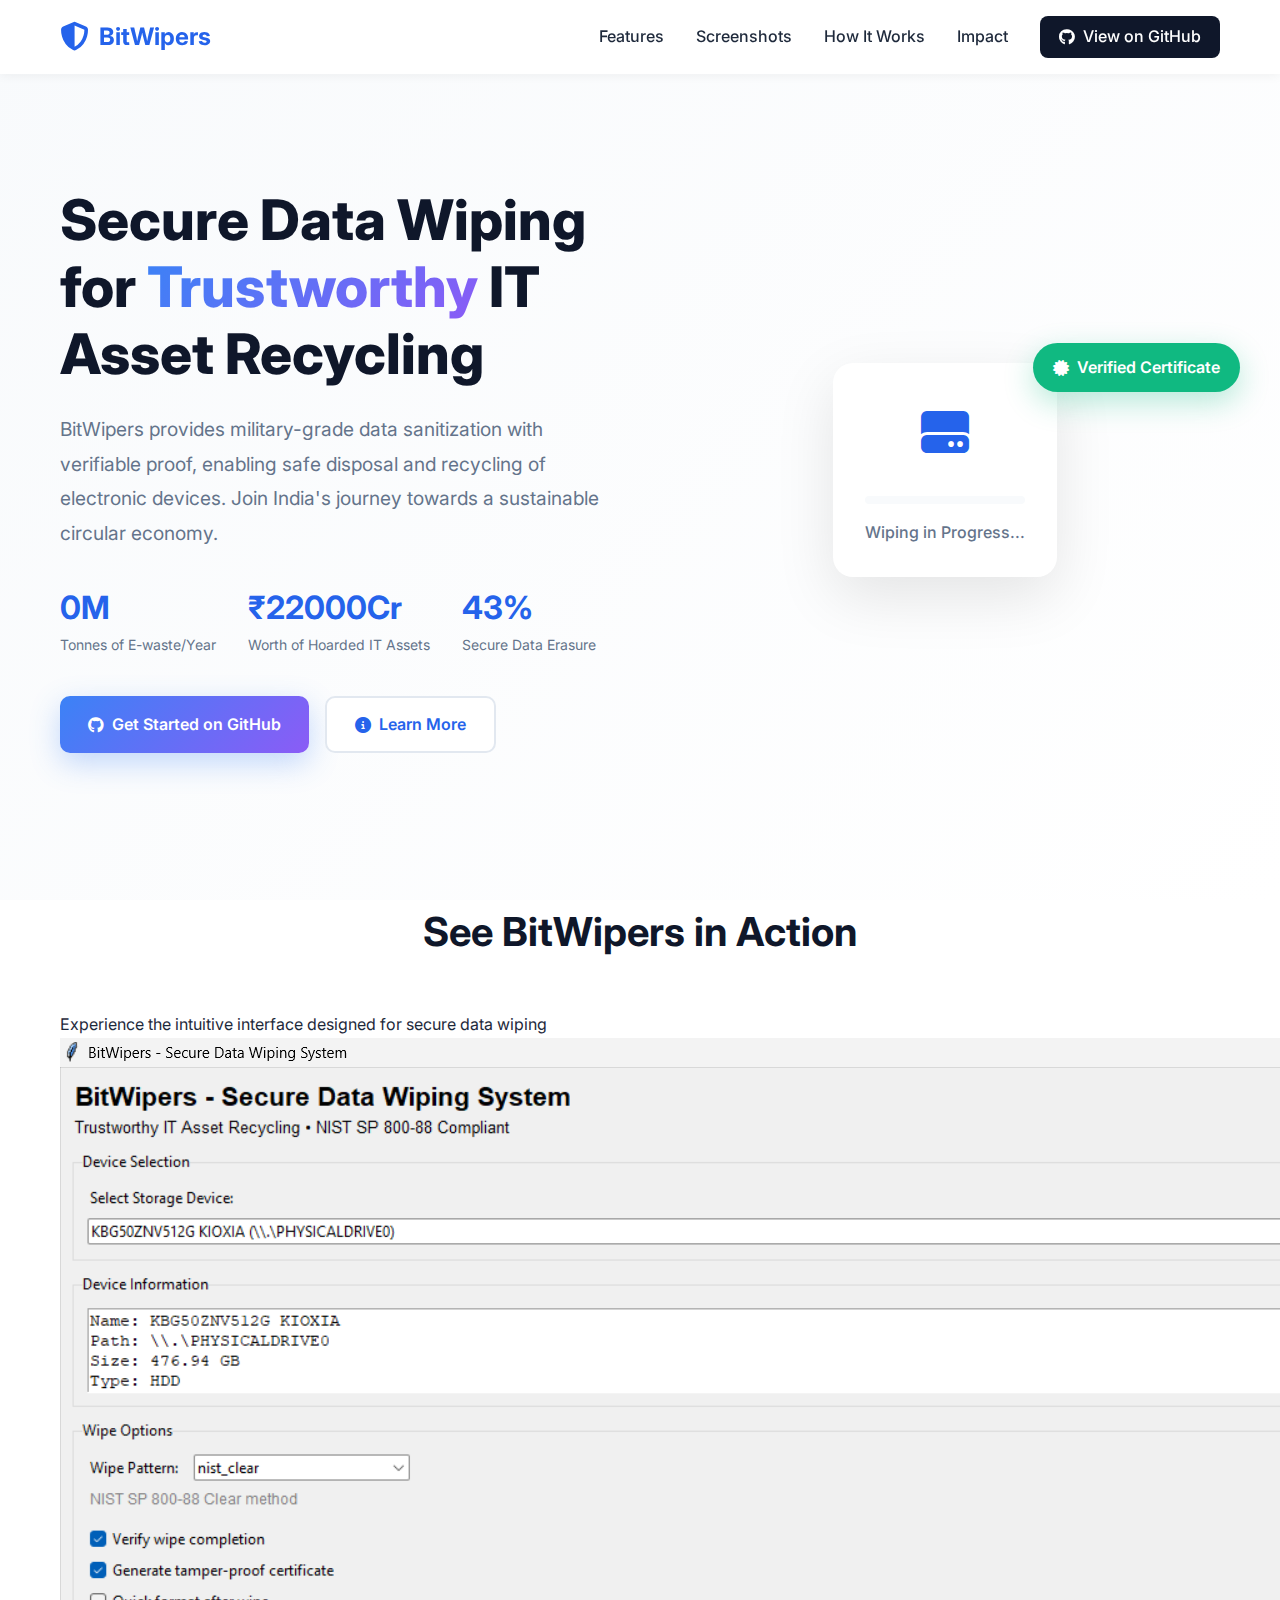
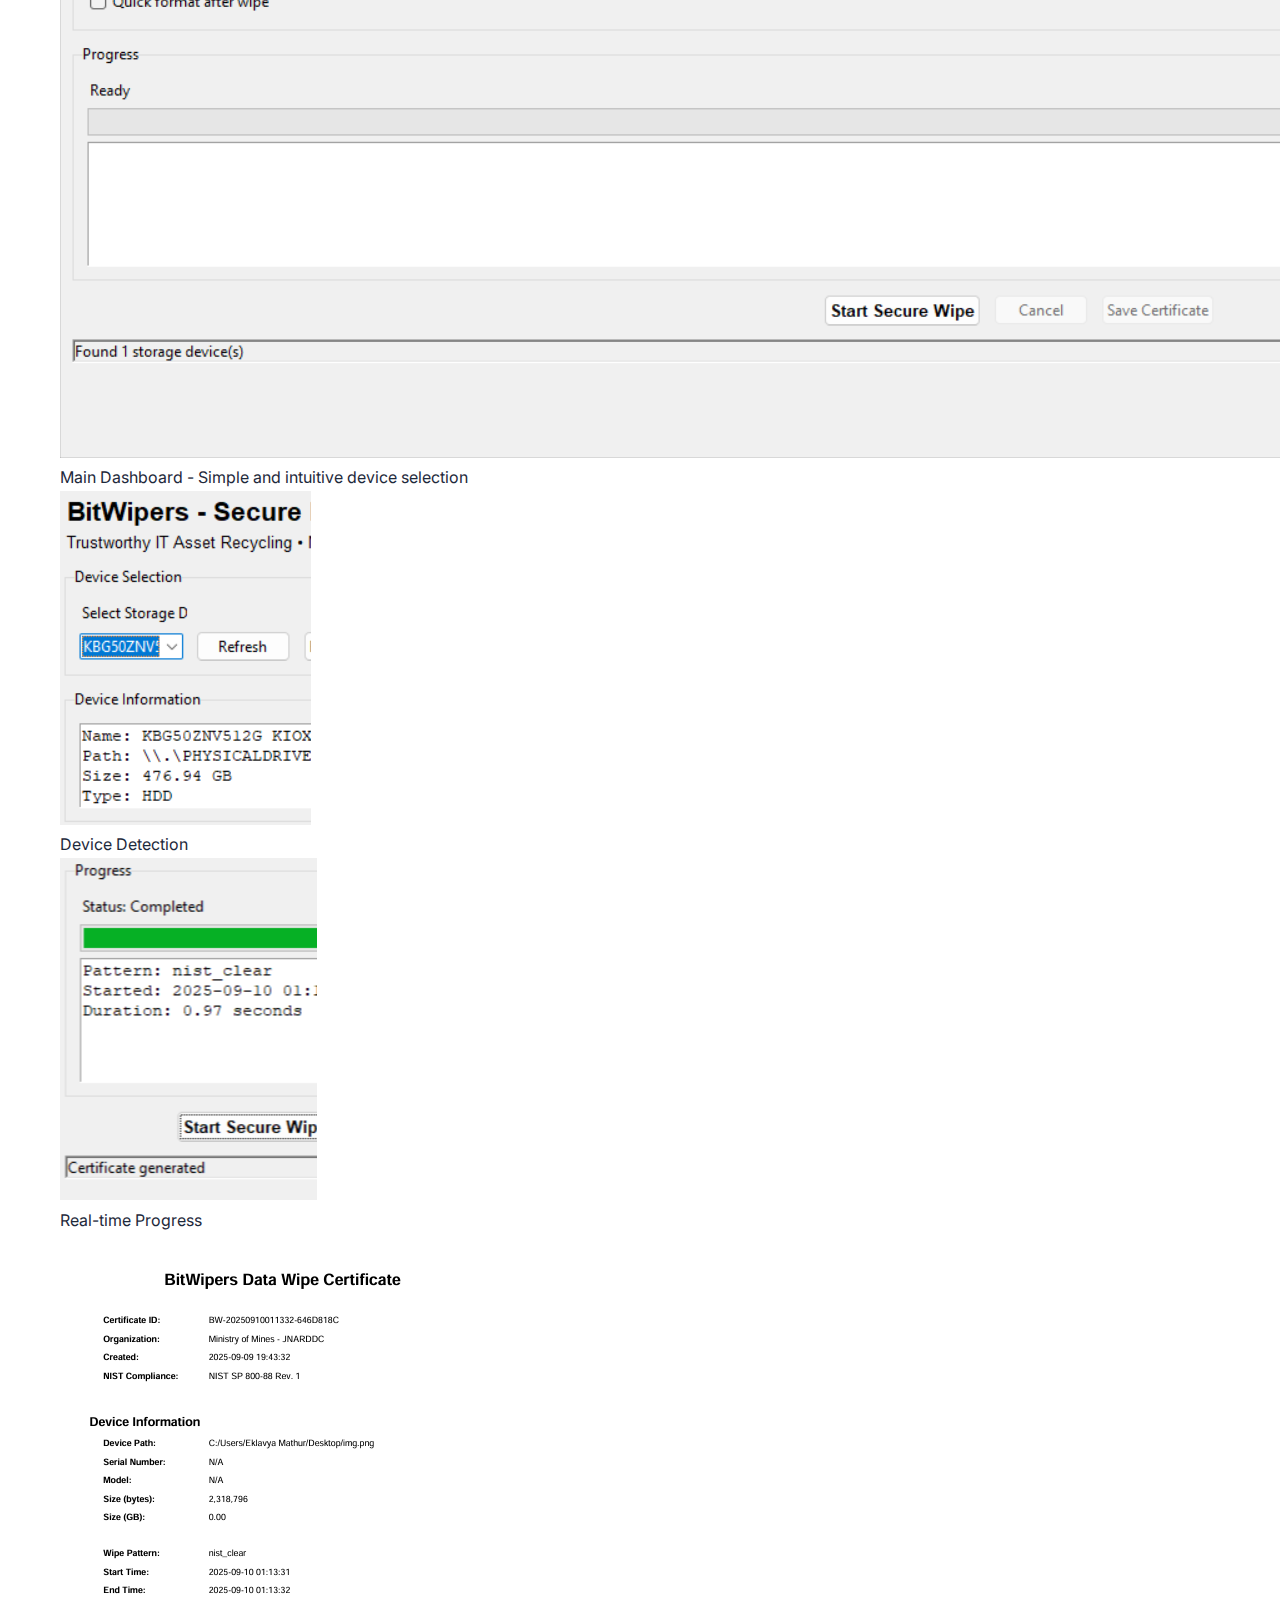
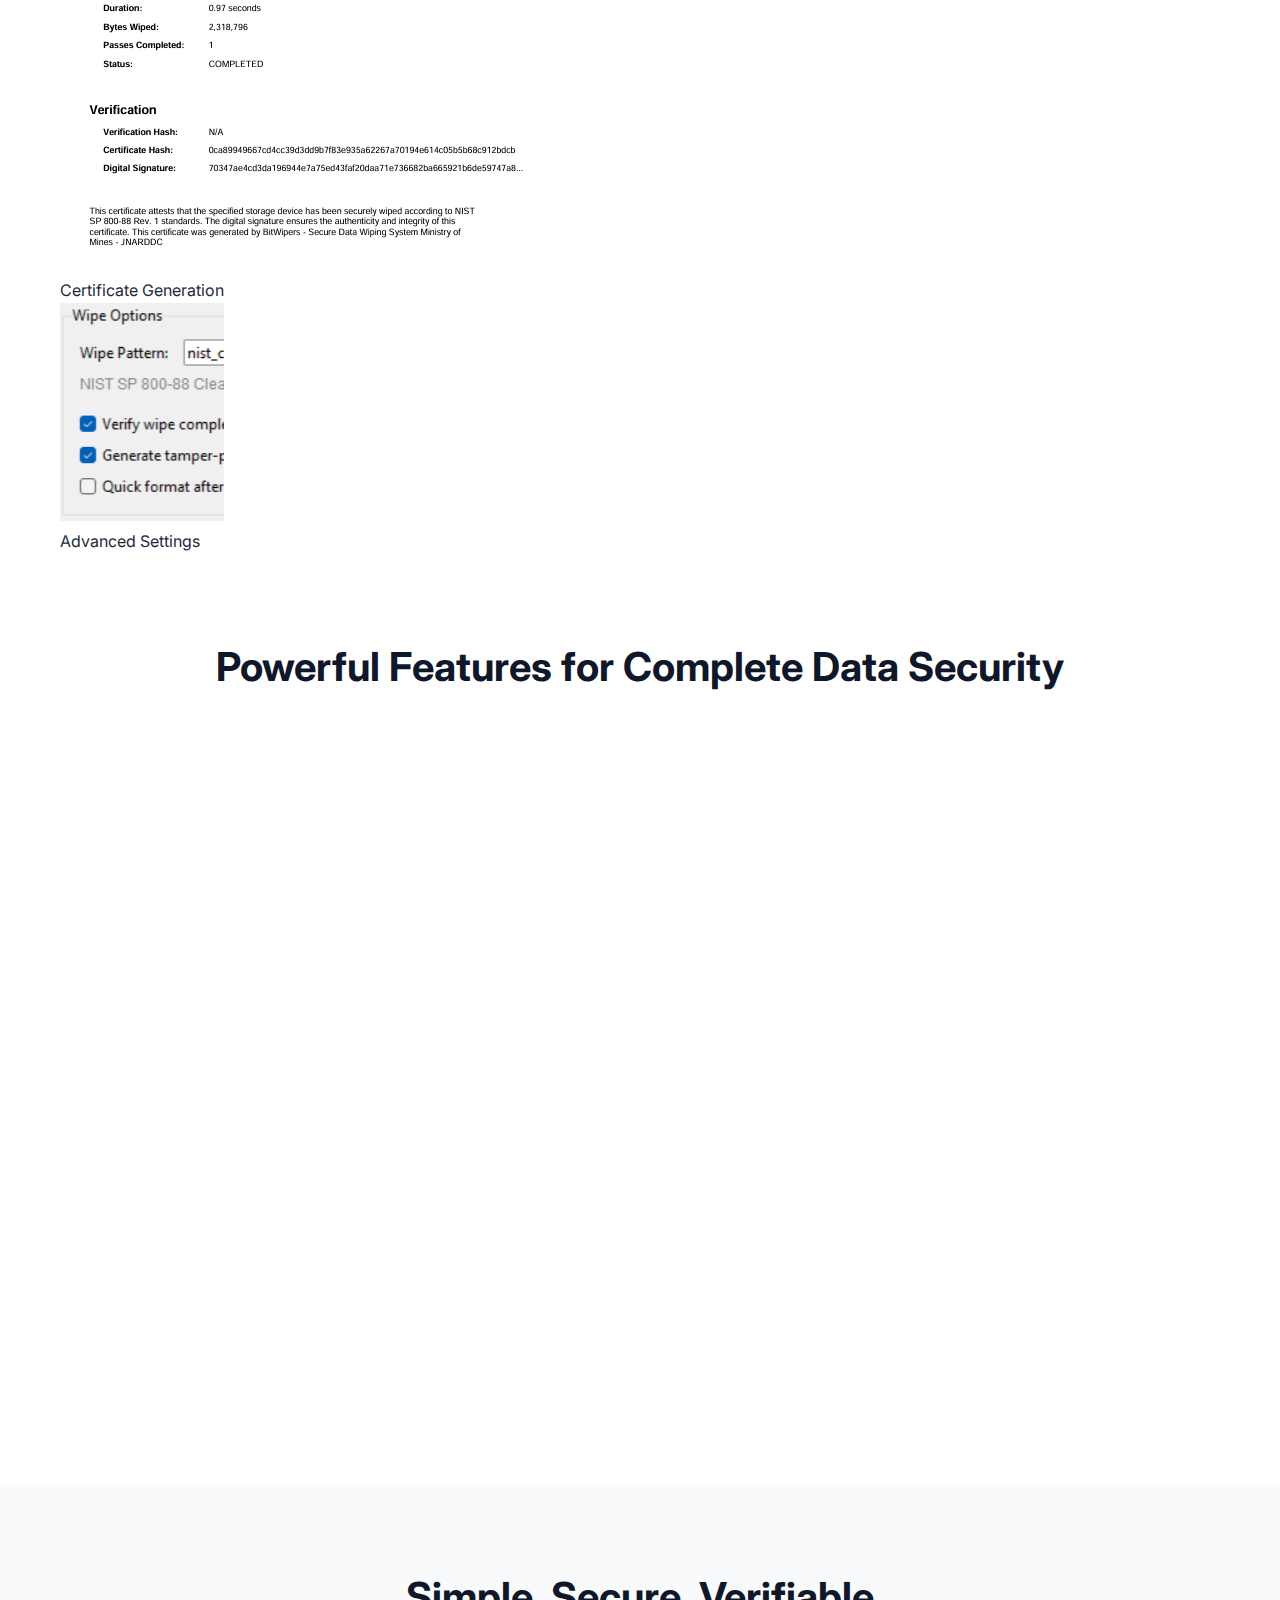
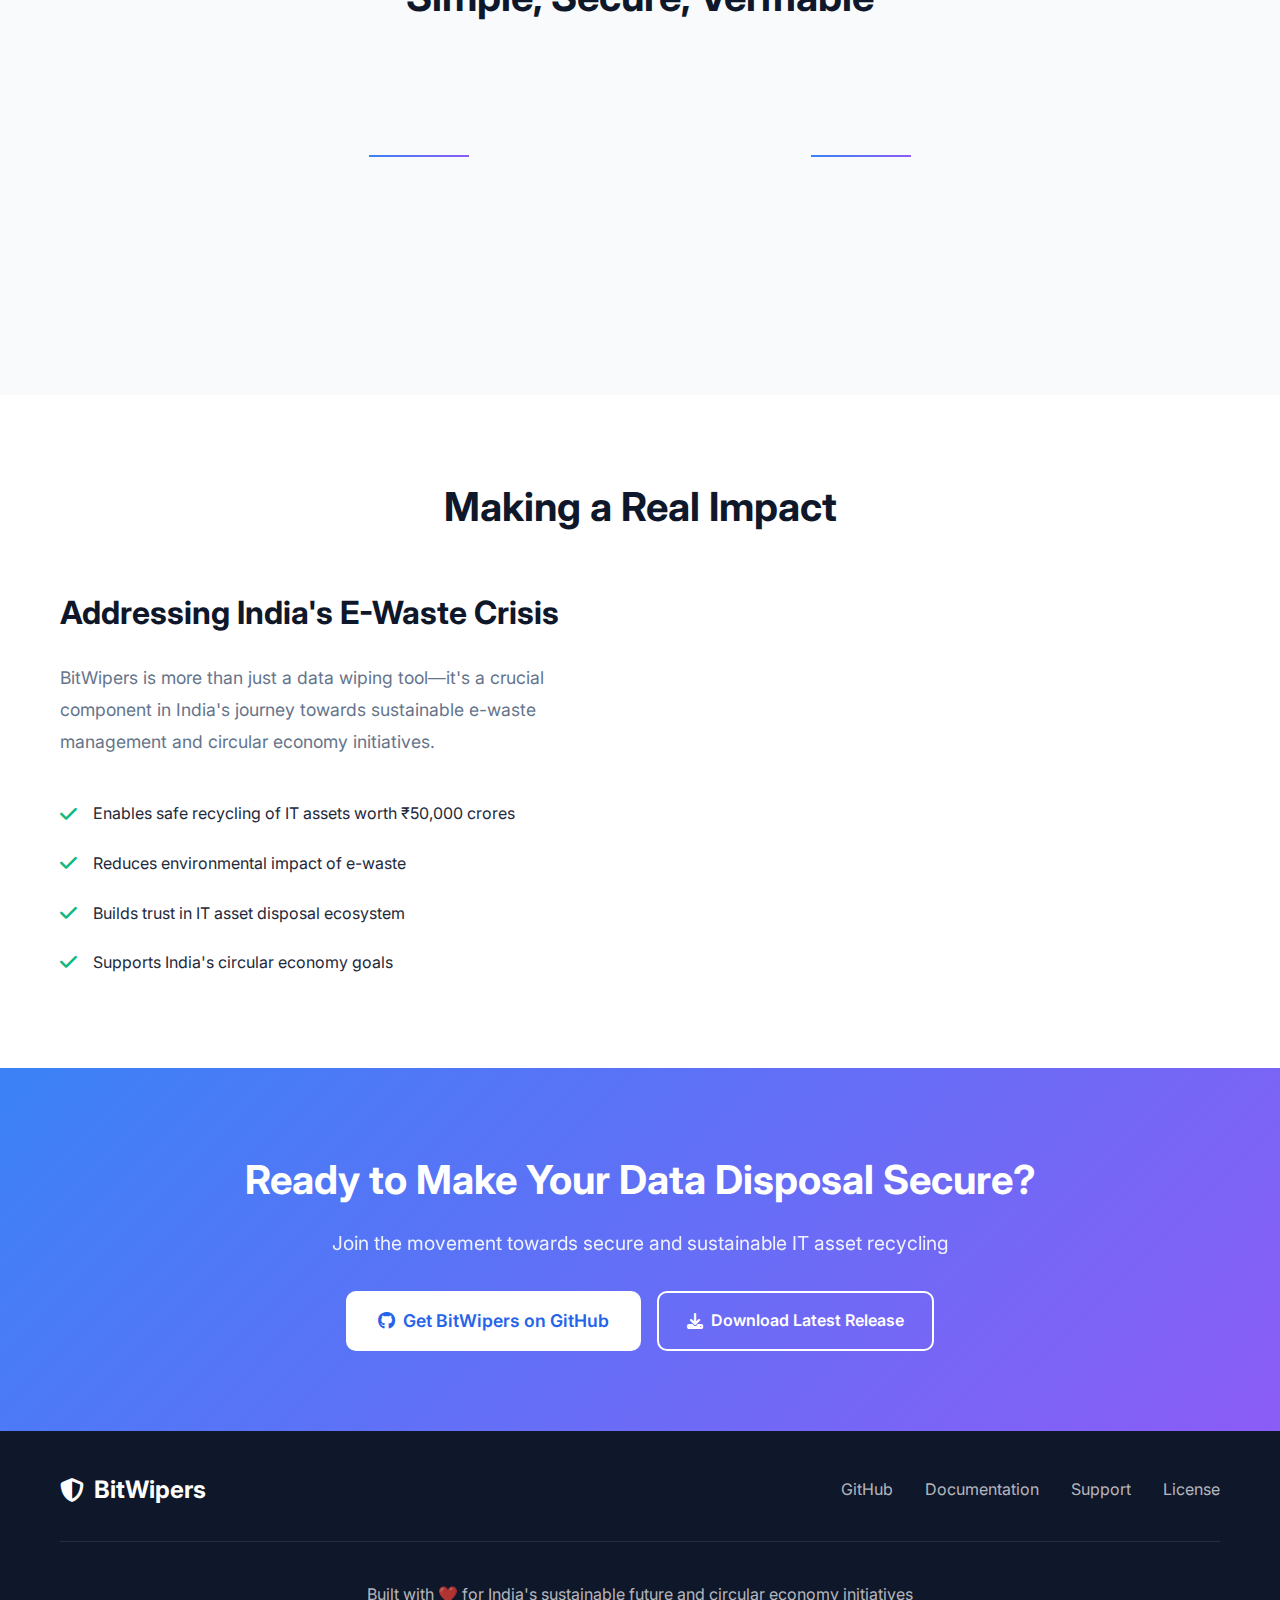
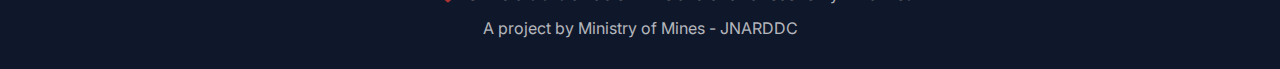
<file: website/index.html>
<!DOCTYPE html>
<html lang="en">
<head>
    <meta charset="UTF-8">
    <meta name="viewport" content="width=device-width, initial-scale=1.0">
    <title>BitWipers - Secure Data Wiping for IT Asset Recycling</title>
    <link rel="stylesheet" href="styles.css">
    <link rel="preconnect" href="https://fonts.googleapis.com">
    <link rel="preconnect" href="https://fonts.gstatic.com" crossorigin>
    <link href="https://fonts.googleapis.com/css2?family=Inter:wght@300;400;500;600;700;800&display=swap" rel="stylesheet">
    <link rel="stylesheet" href="https://cdnjs.cloudflare.com/ajax/libs/font-awesome/6.4.0/css/all.min.css">
</head>
<body>
    <!-- Navigation -->
    <nav class="navbar">
        <div class="container">
            <div class="nav-brand">
                <i class="fas fa-shield-alt"></i>
                <span>BitWipers</span>
            </div>
            <div class="nav-links">
                <a href="#features">Features</a>
                <a href="#screenshots">Screenshots</a>
                <a href="#how-it-works">How It Works</a>
                <a href="#impact">Impact</a>
                <a href="https://github.com/eklavyamathur9/BitWipers" target="_blank" class="github-btn">
                    <i class="fab fa-github"></i> View on GitHub
                </a>
            </div>
        </div>
    </nav>

    <!-- Hero Section -->
    <section class="hero">
        <div class="container">
            <div class="hero-content">
                <h1 class="hero-title">
                    Secure Data Wiping for <span class="gradient-text">Trustworthy</span> IT Asset Recycling
                </h1>
                <p class="hero-description">
                    BitWipers provides military-grade data sanitization with verifiable proof, 
                    enabling safe disposal and recycling of electronic devices. Join India's journey 
                    towards a sustainable circular economy.
                </p>
                <div class="hero-stats">
                    <div class="stat">
                        <span class="stat-number">1.75M</span>
                        <span class="stat-label">Tonnes of E-waste/Year</span>
                    </div>
                    <div class="stat">
                        <span class="stat-number">₹50,000Cr</span>
                        <span class="stat-label">Worth of Hoarded IT Assets</span>
                    </div>
                    <div class="stat">
                        <span class="stat-number">100%</span>
                        <span class="stat-label">Secure Data Erasure</span>
                    </div>
                </div>
                <div class="hero-actions">
                    <a href="https://github.com/eklavyamathur9/BitWipers" target="_blank" class="btn btn-primary">
                        <i class="fab fa-github"></i> Get Started on GitHub
                    </a>
                    <a href="#features" class="btn btn-secondary">
                        <i class="fas fa-info-circle"></i> Learn More
                    </a>
                </div>
            </div>
            <div class="hero-visual">
                <div class="floating-card">
                    <div class="card-icon">
                        <i class="fas fa-hard-drive"></i>
                    </div>
                    <div class="progress-bar">
                        <div class="progress-fill"></div>
                    </div>
                    <span class="card-text">Wiping in Progress...</span>
                </div>
                <div class="floating-certificate">
                    <i class="fas fa-certificate"></i>
                    <span>Verified Certificate</span>
                </div>
            </div>
        </div>
    </section>

    <!-- Screenshot Section -->
    <section id="screenshots" class="screenshots">
        <div class="container">
            <h2 class="section-title">See BitWipers in Action</h2>
            <p class="section-subtitle">Experience the intuitive interface designed for secure data wiping</p>
            <div class="screenshots-gallery">
                <div class="screenshot-main">
                    <img src="images/main-interface.png" alt="BitWipers Main Interface" class="screenshot-img">
                    <div class="screenshot-caption">Main Dashboard - Simple and intuitive device selection</div>
                </div>
                <div class="screenshot-grid">
                    <div class="screenshot-item">
                        <img src="images/device-selection.png" alt="Device Selection" class="screenshot-img">
                        <div class="screenshot-caption">Device Detection</div>
                    </div>
                    <div class="screenshot-item">
                        <img src="images/wiping-progress.png" alt="Wiping Progress" class="screenshot-img">
                        <div class="screenshot-caption">Real-time Progress</div>
                    </div>
                    <div class="screenshot-item">
                        <img src="images/certificate-preview.png" alt="Certificate Preview" class="screenshot-img">
                        <div class="screenshot-caption">Certificate Generation</div>
                    </div>
                    <div class="screenshot-item">
                        <img src="images/settings.png" alt="Settings Panel" class="screenshot-img">
                        <div class="screenshot-caption">Advanced Settings</div>
                    </div>
                </div>
            </div>
        </div>
    </section>

    <!-- Features Section -->
    <section id="features" class="features">
        <div class="container">
            <h2 class="section-title">Powerful Features for Complete Data Security</h2>
            <div class="features-grid">
                <div class="feature-card">
                    <div class="feature-icon">
                        <i class="fas fa-lock"></i>
                    </div>
                    <h3>Military-Grade Erasure</h3>
                    <p>Complete data elimination including hidden storage areas (HPA/DCO) and SSD sectors using NIST SP 800-88 standards.</p>
                </div>
                <div class="feature-card">
                    <div class="feature-icon">
                        <i class="fas fa-certificate"></i>
                    </div>
                    <h3>Tamper-Proof Certificates</h3>
                    <p>Digitally signed certificates in PDF and JSON formats with cryptographic verification for complete transparency.</p>
                </div>
                <div class="feature-card">
                    <div class="feature-icon">
                        <i class="fas fa-mouse-pointer"></i>
                    </div>
                    <h3>One-Click Operation</h3>
                    <p>User-friendly interface designed for general public use with intuitive controls and real-time progress monitoring.</p>
                </div>
                <div class="feature-card">
                    <div class="feature-icon">
                        <i class="fas fa-desktop"></i>
                    </div>
                    <h3>Multi-Platform Support</h3>
                    <p>Works seamlessly across Windows, Linux, and Android devices with bootable ISO/USB support for offline operation.</p>
                </div>
                <div class="feature-card">
                    <div class="feature-icon">
                        <i class="fas fa-check-double"></i>
                    </div>
                    <h3>Third-Party Verification</h3>
                    <p>Verifiable wipe status with audit trail generation for complete transparency and compliance.</p>
                </div>
                <div class="feature-card">
                    <div class="feature-icon">
                        <i class="fas fa-shield-alt"></i>
                    </div>
                    <h3>Standards Compliant</h3>
                    <p>Follows DoD 5220.22-M and ATA Secure Erase standards for maximum security and regulatory compliance.</p>
                </div>
            </div>
        </div>
    </section>

    <!-- How It Works Section -->
    <section id="how-it-works" class="how-it-works">
        <div class="container">
            <h2 class="section-title">Simple, Secure, Verifiable</h2>
            <div class="steps">
                <div class="step">
                    <div class="step-number">1</div>
                    <h3>Select Device</h3>
                    <p>Choose the storage device you want to securely wipe from the intuitive interface.</p>
                </div>
                <div class="step-connector"></div>
                <div class="step">
                    <div class="step-number">2</div>
                    <h3>Start Wiping</h3>
                    <p>Click the wipe button to begin military-grade data sanitization with real-time progress.</p>
                </div>
                <div class="step-connector"></div>
                <div class="step">
                    <div class="step-number">3</div>
                    <h3>Get Certificate</h3>
                    <p>Receive a tamper-proof digital certificate as verifiable proof of complete data erasure.</p>
                </div>
            </div>
        </div>
    </section>

    <!-- Impact Section -->
    <section id="impact" class="impact">
        <div class="container">
            <h2 class="section-title">Making a Real Impact</h2>
            <div class="impact-content">
                <div class="impact-text">
                    <h3>Addressing India's E-Waste Crisis</h3>
                    <p>
                        BitWipers is more than just a data wiping tool—it's a crucial component in India's 
                        journey towards sustainable e-waste management and circular economy initiatives.
                    </p>
                    <ul class="impact-list">
                        <li><i class="fas fa-check"></i> Enables safe recycling of IT assets worth ₹50,000 crores</li>
                        <li><i class="fas fa-check"></i> Reduces environmental impact of e-waste</li>
                        <li><i class="fas fa-check"></i> Builds trust in IT asset disposal ecosystem</li>
                        <li><i class="fas fa-check"></i> Supports India's circular economy goals</li>
                    </ul>
                </div>
                <div class="impact-visual">
                    <div class="impact-card">
                        <i class="fas fa-recycle"></i>
                        <span>Circular Economy</span>
                    </div>
                    <div class="impact-card">
                        <i class="fas fa-leaf"></i>
                        <span>Environmental Protection</span>
                    </div>
                    <div class="impact-card">
                        <i class="fas fa-users"></i>
                        <span>Community Trust</span>
                    </div>
                </div>
            </div>
        </div>
    </section>

    <!-- CTA Section -->
    <section class="cta">
        <div class="container">
            <h2>Ready to Make Your Data Disposal Secure?</h2>
            <p>Join the movement towards secure and sustainable IT asset recycling</p>
            <div class="cta-buttons">
                <a href="https://github.com/eklavyamathur9/BitWipers" target="_blank" class="btn btn-large">
                    <i class="fab fa-github"></i> Get BitWipers on GitHub
                </a>
                <a href="https://github.com/eklavyamathur9/BitWipers/releases" target="_blank" class="btn btn-outline">
                    <i class="fas fa-download"></i> Download Latest Release
                </a>
            </div>
        </div>
    </section>

    <!-- Footer -->
    <footer class="footer">
        <div class="container">
            <div class="footer-content">
                <div class="footer-brand">
                    <i class="fas fa-shield-alt"></i>
                    <span>BitWipers</span>
                </div>
                <div class="footer-links">
                    <a href="https://github.com/eklavyamathur9/BitWipers" target="_blank">GitHub</a>
                    <a href="https://github.com/eklavyamathur9/BitWipers/blob/main/README.md" target="_blank">Documentation</a>
                    <a href="https://github.com/eklavyamathur9/BitWipers/issues" target="_blank">Support</a>
                    <a href="https://github.com/eklavyamathur9/BitWipers/blob/main/LICENSE" target="_blank">License</a>
                </div>
            </div>
            <div class="footer-bottom">
                <p>Built with ❤️ for India's sustainable future and circular economy initiatives</p>
                <p>A project by Ministry of Mines - JNARDDC</p>
            </div>
        </div>
    </footer>

    <script src="script.js"></script>
</body>
</html>
</file>
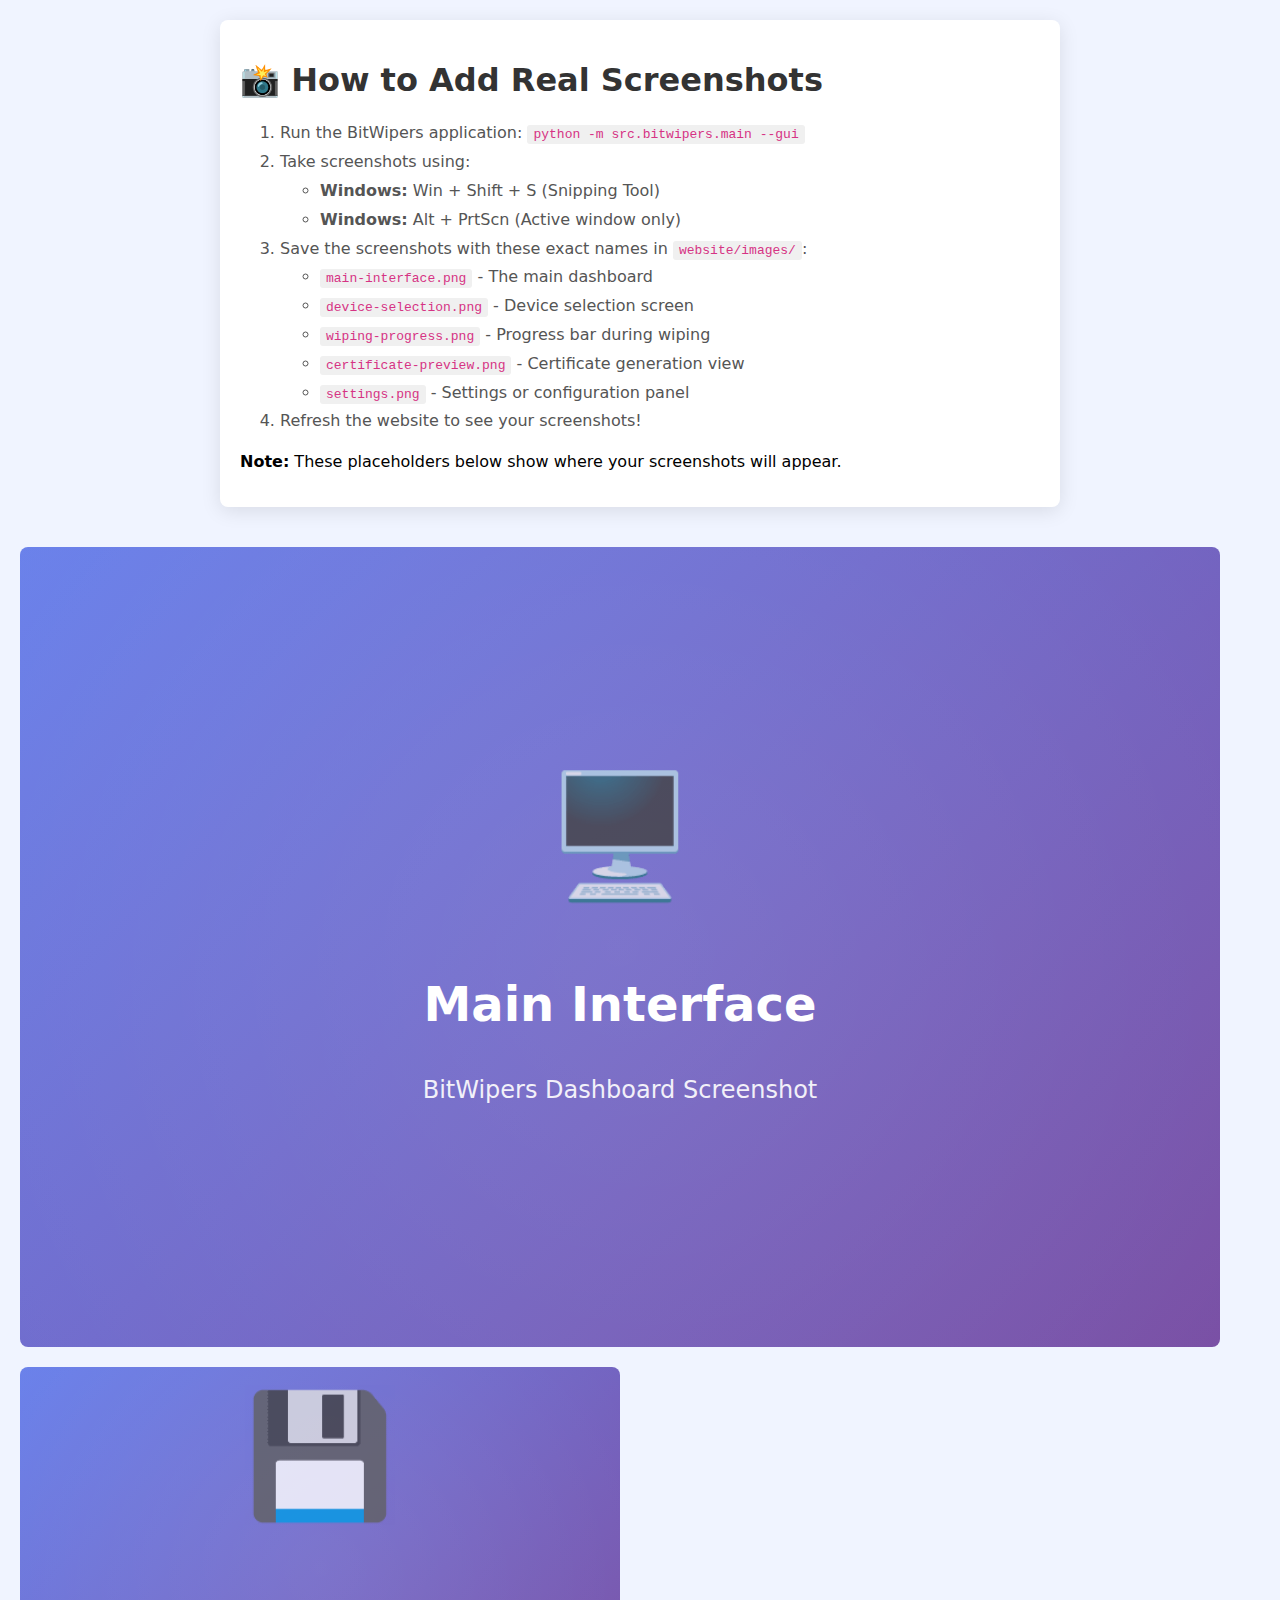
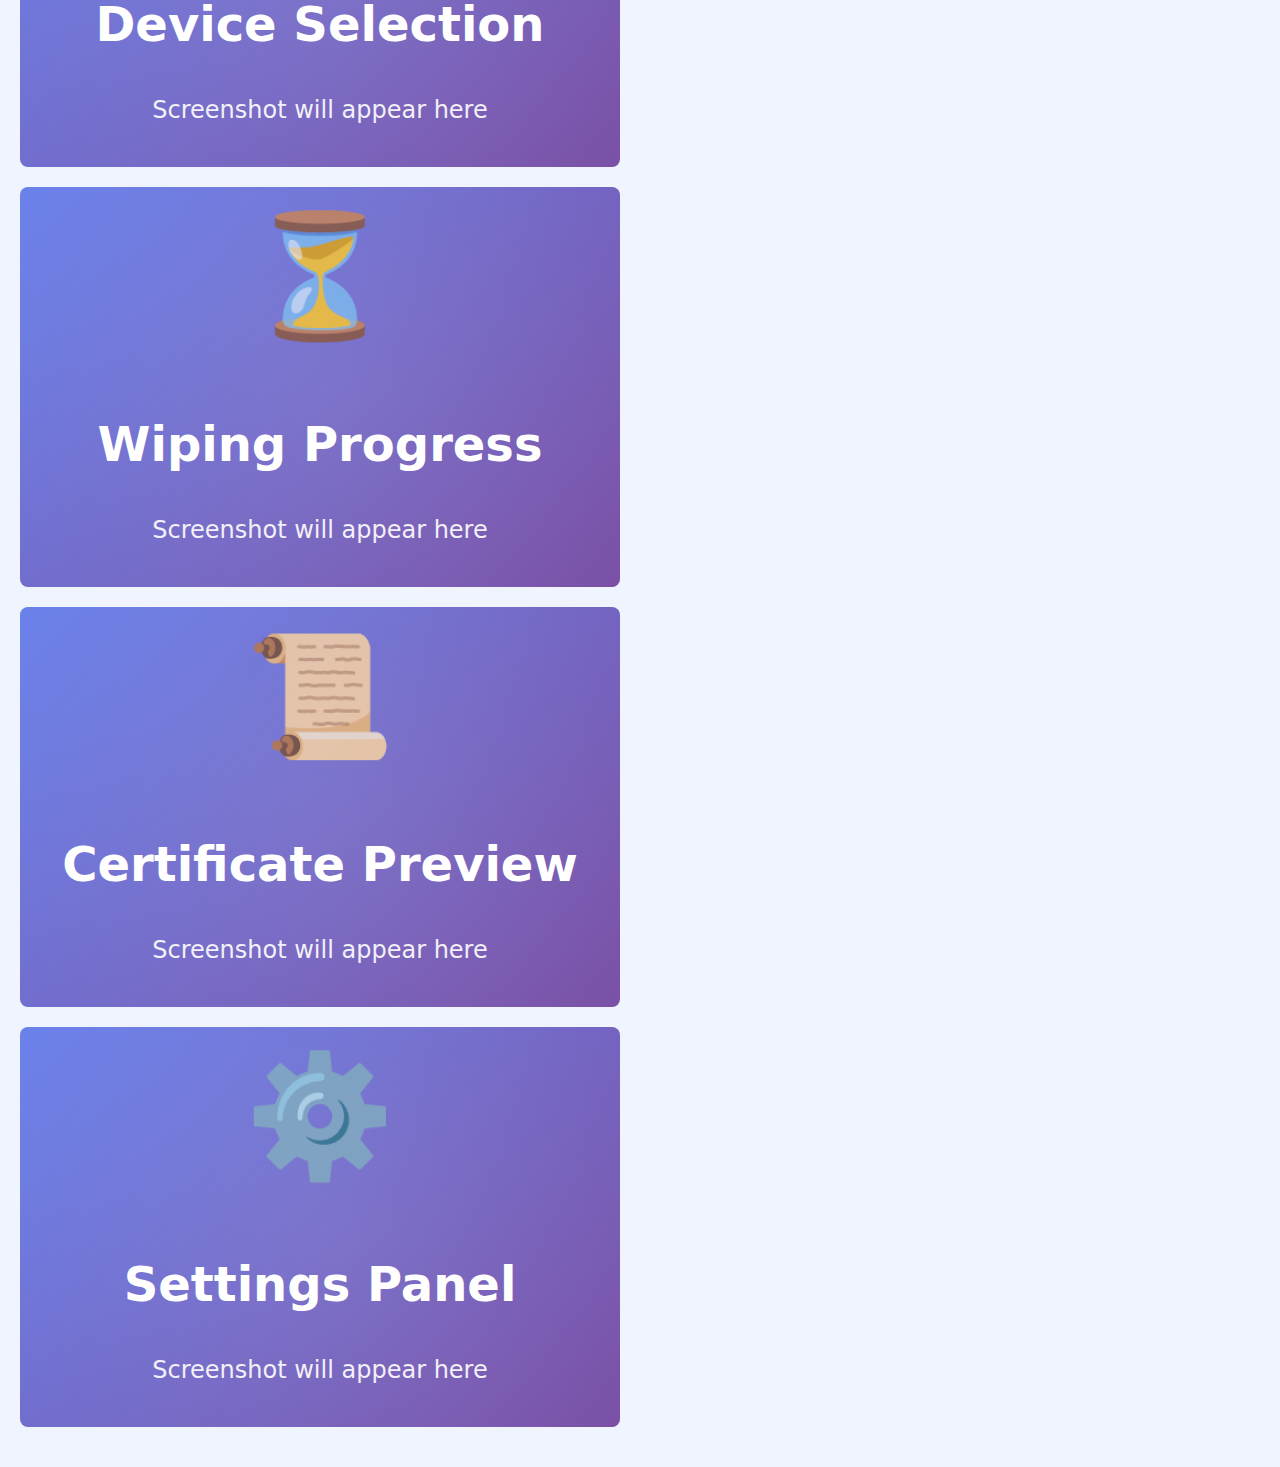
<file: website/images/placeholder-generator.html>
<!DOCTYPE html>
<html lang="en">
<head>
    <meta charset="UTF-8">
    <meta name="viewport" content="width=device-width, initial-scale=1.0">
    <title>Screenshot Placeholder Generator</title>
    <style>
        body {
            font-family: 'Segoe UI', system-ui, sans-serif;
            margin: 0;
            padding: 20px;
            background: #f0f4ff;
        }
        .placeholder {
            width: 1200px;
            height: 800px;
            background: linear-gradient(135deg, #667eea 0%, #764ba2 100%);
            display: flex;
            flex-direction: column;
            align-items: center;
            justify-content: center;
            color: white;
            text-align: center;
            border-radius: 8px;
            margin-bottom: 20px;
            position: relative;
            overflow: hidden;
        }
        .placeholder::before {
            content: '';
            position: absolute;
            top: -50%;
            left: -50%;
            width: 200%;
            height: 200%;
            background: radial-gradient(circle, rgba(255,255,255,0.1) 0%, transparent 70%);
            animation: rotate 20s linear infinite;
        }
        @keyframes rotate {
            to { transform: rotate(360deg); }
        }
        .placeholder h2 {
            font-size: 48px;
            margin-bottom: 20px;
            z-index: 1;
        }
        .placeholder p {
            font-size: 24px;
            opacity: 0.9;
            z-index: 1;
        }
        .icon {
            font-size: 120px;
            margin-bottom: 30px;
            opacity: 0.8;
            z-index: 1;
        }
        .instructions {
            background: white;
            padding: 20px;
            border-radius: 8px;
            max-width: 800px;
            margin: 0 auto 40px;
            box-shadow: 0 4px 20px rgba(0,0,0,0.1);
        }
        h1 {
            color: #333;
            margin-bottom: 20px;
        }
        ol {
            text-align: left;
            line-height: 1.8;
            color: #555;
        }
        code {
            background: #f0f0f0;
            padding: 2px 6px;
            border-radius: 3px;
            color: #d63384;
        }
    </style>
</head>
<body>
    <div class="instructions">
        <h1>📸 How to Add Real Screenshots</h1>
        <ol>
            <li>Run the BitWipers application: <code>python -m src.bitwipers.main --gui</code></li>
            <li>Take screenshots using:
                <ul>
                    <li><strong>Windows:</strong> Win + Shift + S (Snipping Tool)</li>
                    <li><strong>Windows:</strong> Alt + PrtScn (Active window only)</li>
                </ul>
            </li>
            <li>Save the screenshots with these exact names in <code>website/images/</code>:
                <ul>
                    <li><code>main-interface.png</code> - The main dashboard</li>
                    <li><code>device-selection.png</code> - Device selection screen</li>
                    <li><code>wiping-progress.png</code> - Progress bar during wiping</li>
                    <li><code>certificate-preview.png</code> - Certificate generation view</li>
                    <li><code>settings.png</code> - Settings or configuration panel</li>
                </ul>
            </li>
            <li>Refresh the website to see your screenshots!</li>
        </ol>
        <p><strong>Note:</strong> These placeholders below show where your screenshots will appear.</p>
    </div>

    <div class="placeholder" id="main">
        <div class="icon">🖥️</div>
        <h2>Main Interface</h2>
        <p>BitWipers Dashboard Screenshot</p>
    </div>

    <div class="placeholder" style="width: 600px; height: 400px;">
        <div class="icon">💾</div>
        <h2>Device Selection</h2>
        <p>Screenshot will appear here</p>
    </div>

    <div class="placeholder" style="width: 600px; height: 400px;">
        <div class="icon">⏳</div>
        <h2>Wiping Progress</h2>
        <p>Screenshot will appear here</p>
    </div>

    <div class="placeholder" style="width: 600px; height: 400px;">
        <div class="icon">📜</div>
        <h2>Certificate Preview</h2>
        <p>Screenshot will appear here</p>
    </div>

    <div class="placeholder" style="width: 600px; height: 400px;">
        <div class="icon">⚙️</div>
        <h2>Settings Panel</h2>
        <p>Screenshot will appear here</p>
    </div>
</body>
</html>
</file>
<file: website/styles.css>
/* Reset and Base Styles */
* {
    margin: 0;
    padding: 0;
    box-sizing: border-box;
}

:root {
    --primary-color: #2563eb;
    --secondary-color: #0f172a;
    --accent-color: #10b981;
    --danger-color: #ef4444;
    --text-primary: #1e293b;
    --text-secondary: #64748b;
    --bg-light: #f8fafc;
    --bg-white: #ffffff;
    --border-color: #e2e8f0;
    --gradient-start: #3b82f6;
    --gradient-end: #8b5cf6;
}

body {
    font-family: 'Inter', sans-serif;
    line-height: 1.6;
    color: var(--text-primary);
    background-color: var(--bg-white);
    overflow-x: hidden;
}

.container {
    max-width: 1200px;
    margin: 0 auto;
    padding: 0 20px;
}

/* Navigation */
.navbar {
    position: fixed;
    top: 0;
    width: 100%;
    background: rgba(255, 255, 255, 0.95);
    backdrop-filter: blur(10px);
    box-shadow: 0 2px 10px rgba(0, 0, 0, 0.05);
    z-index: 1000;
    padding: 1rem 0;
}

.navbar .container {
    display: flex;
    justify-content: space-between;
    align-items: center;
}

.nav-brand {
    display: flex;
    align-items: center;
    gap: 10px;
    font-size: 1.5rem;
    font-weight: 700;
    color: var(--primary-color);
}

.nav-brand i {
    font-size: 1.8rem;
}

.nav-links {
    display: flex;
    gap: 2rem;
    align-items: center;
}

.nav-links a {
    color: var(--text-primary);
    text-decoration: none;
    font-weight: 500;
    transition: color 0.3s;
}

.nav-links a:hover {
    color: var(--primary-color);
}

.github-btn {
    background: var(--secondary-color);
    color: white !important;
    padding: 0.5rem 1.2rem;
    border-radius: 8px;
    display: flex;
    align-items: center;
    gap: 8px;
    transition: transform 0.3s, box-shadow 0.3s;
}

.github-btn:hover {
    transform: translateY(-2px);
    box-shadow: 0 10px 20px rgba(0, 0, 0, 0.2);
}

/* Hero Section */
.hero {
    padding: 120px 0 80px;
    background: linear-gradient(135deg, #667eea 0%, #764ba2 100%);
    background: linear-gradient(135deg, var(--bg-light) 0%, var(--bg-white) 100%);
    min-height: 100vh;
    display: flex;
    align-items: center;
}

.hero .container {
    display: grid;
    grid-template-columns: 1fr 1fr;
    gap: 60px;
    align-items: center;
}

.hero-title {
    font-size: 3.5rem;
    font-weight: 800;
    line-height: 1.2;
    margin-bottom: 1.5rem;
    color: var(--secondary-color);
}

.gradient-text {
    background: linear-gradient(135deg, var(--gradient-start), var(--gradient-end));
    -webkit-background-clip: text;
    -webkit-text-fill-color: transparent;
    background-clip: text;
}

.hero-description {
    font-size: 1.2rem;
    color: var(--text-secondary);
    margin-bottom: 2rem;
    line-height: 1.8;
}

.hero-stats {
    display: flex;
    gap: 2rem;
    margin-bottom: 2.5rem;
}

.stat {
    display: flex;
    flex-direction: column;
}

.stat-number {
    font-size: 2rem;
    font-weight: 700;
    color: var(--primary-color);
}

.stat-label {
    font-size: 0.875rem;
    color: var(--text-secondary);
}

.hero-actions {
    display: flex;
    gap: 1rem;
}

.btn {
    padding: 0.875rem 1.75rem;
    border-radius: 10px;
    text-decoration: none;
    font-weight: 600;
    display: inline-flex;
    align-items: center;
    gap: 8px;
    transition: all 0.3s;
    border: none;
    cursor: pointer;
}

.btn-primary {
    background: linear-gradient(135deg, var(--gradient-start), var(--gradient-end));
    color: white;
    box-shadow: 0 10px 30px rgba(59, 130, 246, 0.3);
}

.btn-primary:hover {
    transform: translateY(-2px);
    box-shadow: 0 15px 40px rgba(59, 130, 246, 0.4);
}

.btn-secondary {
    background: white;
    color: var(--primary-color);
    border: 2px solid var(--border-color);
}

.btn-secondary:hover {
    background: var(--bg-light);
    transform: translateY(-2px);
}

.btn-large {
    padding: 1rem 2rem;
    font-size: 1.1rem;
}

.btn-outline {
    background: transparent;
    color: white;
    border: 2px solid white;
}

.btn-outline:hover {
    background: white;
    color: var(--primary-color);
}

/* Hero Visual */
.hero-visual {
    position: relative;
    display: flex;
    justify-content: center;
    align-items: center;
}

.floating-card {
    background: white;
    padding: 2rem;
    border-radius: 20px;
    box-shadow: 0 20px 60px rgba(0, 0, 0, 0.1);
    animation: float 6s ease-in-out infinite;
    max-width: 300px;
}

.card-icon {
    font-size: 3rem;
    color: var(--primary-color);
    margin-bottom: 1.5rem;
    text-align: center;
}

.progress-bar {
    width: 100%;
    height: 8px;
    background: var(--bg-light);
    border-radius: 10px;
    overflow: hidden;
    margin-bottom: 1rem;
}

.progress-fill {
    height: 100%;
    background: linear-gradient(90deg, var(--gradient-start), var(--gradient-end));
    width: 0;
    animation: progress 3s ease-in-out infinite;
}

.card-text {
    color: var(--text-secondary);
    font-weight: 500;
}

.floating-certificate {
    position: absolute;
    top: -20px;
    right: -20px;
    background: var(--accent-color);
    color: white;
    padding: 0.75rem 1.25rem;
    border-radius: 50px;
    display: flex;
    align-items: center;
    gap: 8px;
    font-weight: 600;
    box-shadow: 0 10px 30px rgba(16, 185, 129, 0.3);
    animation: float 4s ease-in-out infinite;
    animation-delay: 1s;
}

/* Features Section */
.features {
    padding: 80px 0;
    background: var(--bg-white);
}

.section-title {
    font-size: 2.5rem;
    font-weight: 700;
    text-align: center;
    margin-bottom: 3rem;
    color: var(--secondary-color);
}

.features-grid {
    display: grid;
    grid-template-columns: repeat(auto-fit, minmax(350px, 1fr));
    gap: 2rem;
}

.feature-card {
    background: var(--bg-light);
    padding: 2rem;
    border-radius: 16px;
    transition: all 0.3s;
    border: 1px solid transparent;
}

.feature-card:hover {
    transform: translateY(-5px);
    box-shadow: 0 20px 40px rgba(0, 0, 0, 0.1);
    border-color: var(--primary-color);
    background: white;
}

.feature-icon {
    width: 60px;
    height: 60px;
    background: linear-gradient(135deg, var(--gradient-start), var(--gradient-end));
    border-radius: 12px;
    display: flex;
    align-items: center;
    justify-content: center;
    margin-bottom: 1.5rem;
}

.feature-icon i {
    font-size: 1.5rem;
    color: white;
}

.feature-card h3 {
    font-size: 1.25rem;
    margin-bottom: 1rem;
    color: var(--secondary-color);
}

.feature-card p {
    color: var(--text-secondary);
    line-height: 1.8;
}

/* How It Works Section */
.how-it-works {
    padding: 80px 0;
    background: var(--bg-light);
}

.steps {
    display: flex;
    justify-content: center;
    align-items: center;
    gap: 2rem;
    margin-top: 3rem;
}

.step {
    text-align: center;
    flex: 1;
    max-width: 300px;
}

.step-number {
    width: 80px;
    height: 80px;
    background: linear-gradient(135deg, var(--gradient-start), var(--gradient-end));
    color: white;
    border-radius: 50%;
    display: flex;
    align-items: center;
    justify-content: center;
    font-size: 2rem;
    font-weight: 700;
    margin: 0 auto 1.5rem;
    box-shadow: 0 10px 30px rgba(59, 130, 246, 0.3);
}

.step h3 {
    font-size: 1.25rem;
    margin-bottom: 1rem;
    color: var(--secondary-color);
}

.step p {
    color: var(--text-secondary);
    line-height: 1.8;
}

.step-connector {
    width: 100px;
    height: 2px;
    background: linear-gradient(90deg, var(--gradient-start), var(--gradient-end));
    position: relative;
    top: -40px;
}

/* Impact Section */
.impact {
    padding: 80px 0;
    background: white;
}

.impact-content {
    display: grid;
    grid-template-columns: 1fr 1fr;
    gap: 60px;
    align-items: center;
}

.impact-text h3 {
    font-size: 2rem;
    margin-bottom: 1.5rem;
    color: var(--secondary-color);
}

.impact-text p {
    color: var(--text-secondary);
    font-size: 1.1rem;
    line-height: 1.8;
    margin-bottom: 2rem;
}

.impact-list {
    list-style: none;
}

.impact-list li {
    padding: 0.75rem 0;
    color: var(--text-primary);
    display: flex;
    align-items: center;
    gap: 1rem;
}

.impact-list i {
    color: var(--accent-color);
    font-size: 1.2rem;
}

.impact-visual {
    display: grid;
    grid-template-columns: repeat(2, 1fr);
    gap: 1.5rem;
}

.impact-card {
    background: linear-gradient(135deg, var(--bg-light), white);
    padding: 2rem;
    border-radius: 16px;
    text-align: center;
    border: 1px solid var(--border-color);
    transition: all 0.3s;
}

.impact-card:hover {
    transform: translateY(-5px);
    box-shadow: 0 20px 40px rgba(0, 0, 0, 0.1);
}

.impact-card i {
    font-size: 2.5rem;
    color: var(--primary-color);
    margin-bottom: 1rem;
    display: block;
}

.impact-card span {
    color: var(--text-primary);
    font-weight: 600;
}

/* CTA Section */
.cta {
    padding: 80px 0;
    background: linear-gradient(135deg, var(--gradient-start), var(--gradient-end));
    text-align: center;
    color: white;
}

.cta h2 {
    font-size: 2.5rem;
    margin-bottom: 1rem;
}

.cta p {
    font-size: 1.2rem;
    margin-bottom: 2rem;
    opacity: 0.9;
}

.cta-buttons {
    display: flex;
    justify-content: center;
    gap: 1rem;
}

.cta .btn {
    background: white;
    color: var(--primary-color);
}

.cta .btn-outline {
    background: transparent;
    color: white;
    border: 2px solid white;
}

.cta .btn-outline:hover {
    background: white;
    color: var(--primary-color);
}

/* Footer */
.footer {
    background: var(--secondary-color);
    color: white;
    padding: 40px 0 20px;
}

.footer-content {
    display: flex;
    justify-content: space-between;
    align-items: center;
    padding-bottom: 2rem;
    border-bottom: 1px solid rgba(255, 255, 255, 0.1);
}

.footer-brand {
    display: flex;
    align-items: center;
    gap: 10px;
    font-size: 1.5rem;
    font-weight: 700;
}

.footer-links {
    display: flex;
    gap: 2rem;
}

.footer-links a {
    color: rgba(255, 255, 255, 0.7);
    text-decoration: none;
    transition: color 0.3s;
}

.footer-links a:hover {
    color: white;
}

.footer-bottom {
    text-align: center;
    padding-top: 2rem;
    color: rgba(255, 255, 255, 0.7);
}

.footer-bottom p {
    margin: 0.5rem 0;
}

/* Animations */
@keyframes float {
    0%, 100% {
        transform: translateY(0px);
    }
    50% {
        transform: translateY(-20px);
    }
}

@keyframes progress {
    0% {
        width: 0;
    }
    50% {
        width: 100%;
    }
    100% {
        width: 100%;
    }
}

/* Responsive Design */
@media (max-width: 768px) {
    .hero .container {
        grid-template-columns: 1fr;
        gap: 40px;
    }
    
    .hero-title {
        font-size: 2.5rem;
    }
    
    .hero-stats {
        flex-direction: column;
        gap: 1rem;
    }
    
    .hero-visual {
        display: none;
    }
    
    .nav-links {
        display: none;
    }
    
    .features-grid {
        grid-template-columns: 1fr;
    }
    
    .steps {
        flex-direction: column;
    }
    
    .step-connector {
        display: none;
    }
    
    .impact-content {
        grid-template-columns: 1fr;
        gap: 40px;
    }
    
    .cta-buttons {
        flex-direction: column;
        align-items: center;
    }
    
    .footer-content {
        flex-direction: column;
        gap: 2rem;
        text-align: center;
    }
    
    .footer-links {
        flex-wrap: wrap;
        justify-content: center;
    }
}
</file>
